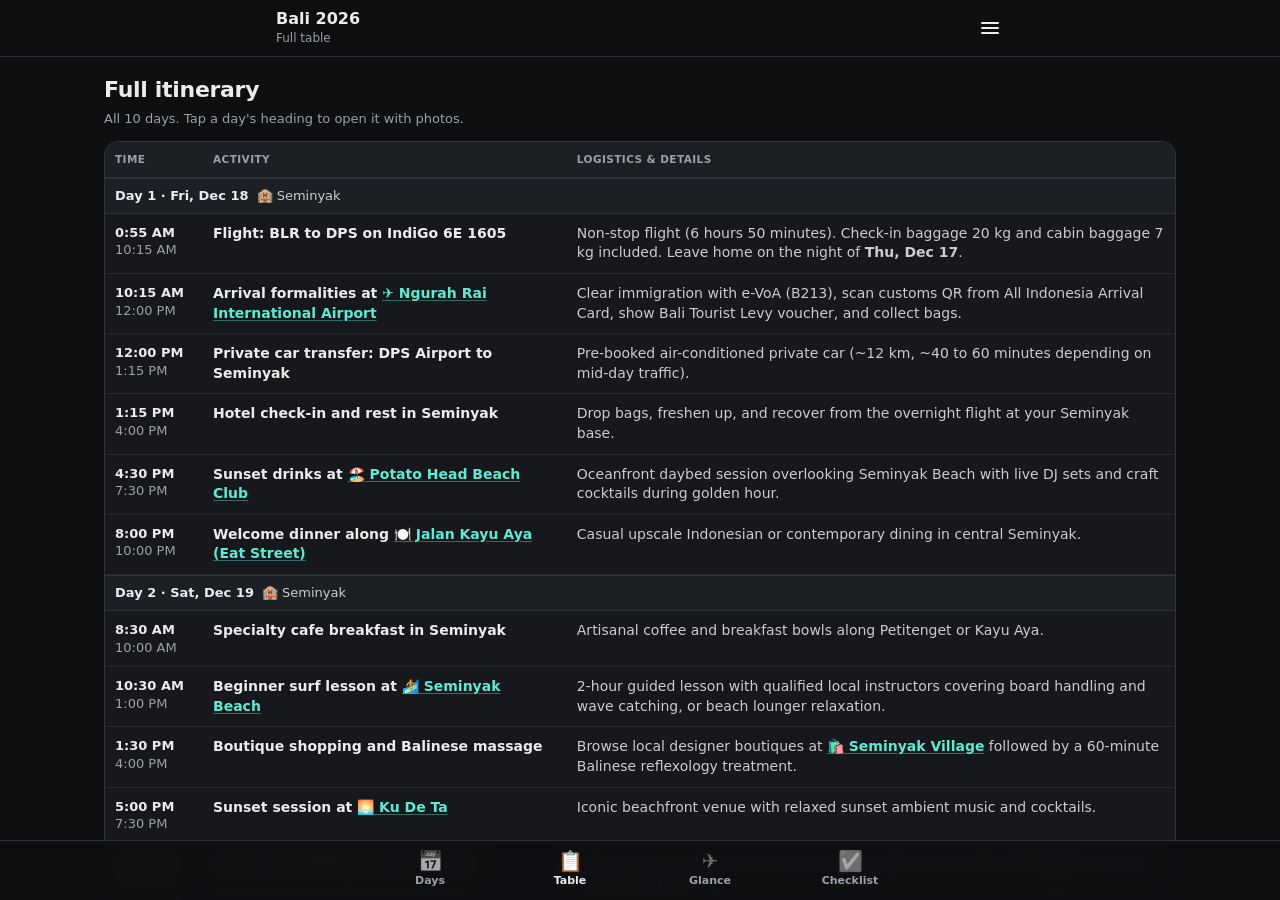
<file: comparison.html>
<!DOCTYPE html>
<html lang="en">
<head>
  <meta charset="UTF-8" />
  <title>Bali 2026 Itinerary</title>
  <meta http-equiv="refresh" content="0; url=index.html#table" />
  <link rel="canonical" href="index.html" />
</head>
<body>
  <p>This page has moved. <a href="index.html#table">Open the itinerary</a>.</p>
</body>
</html>
</file>
